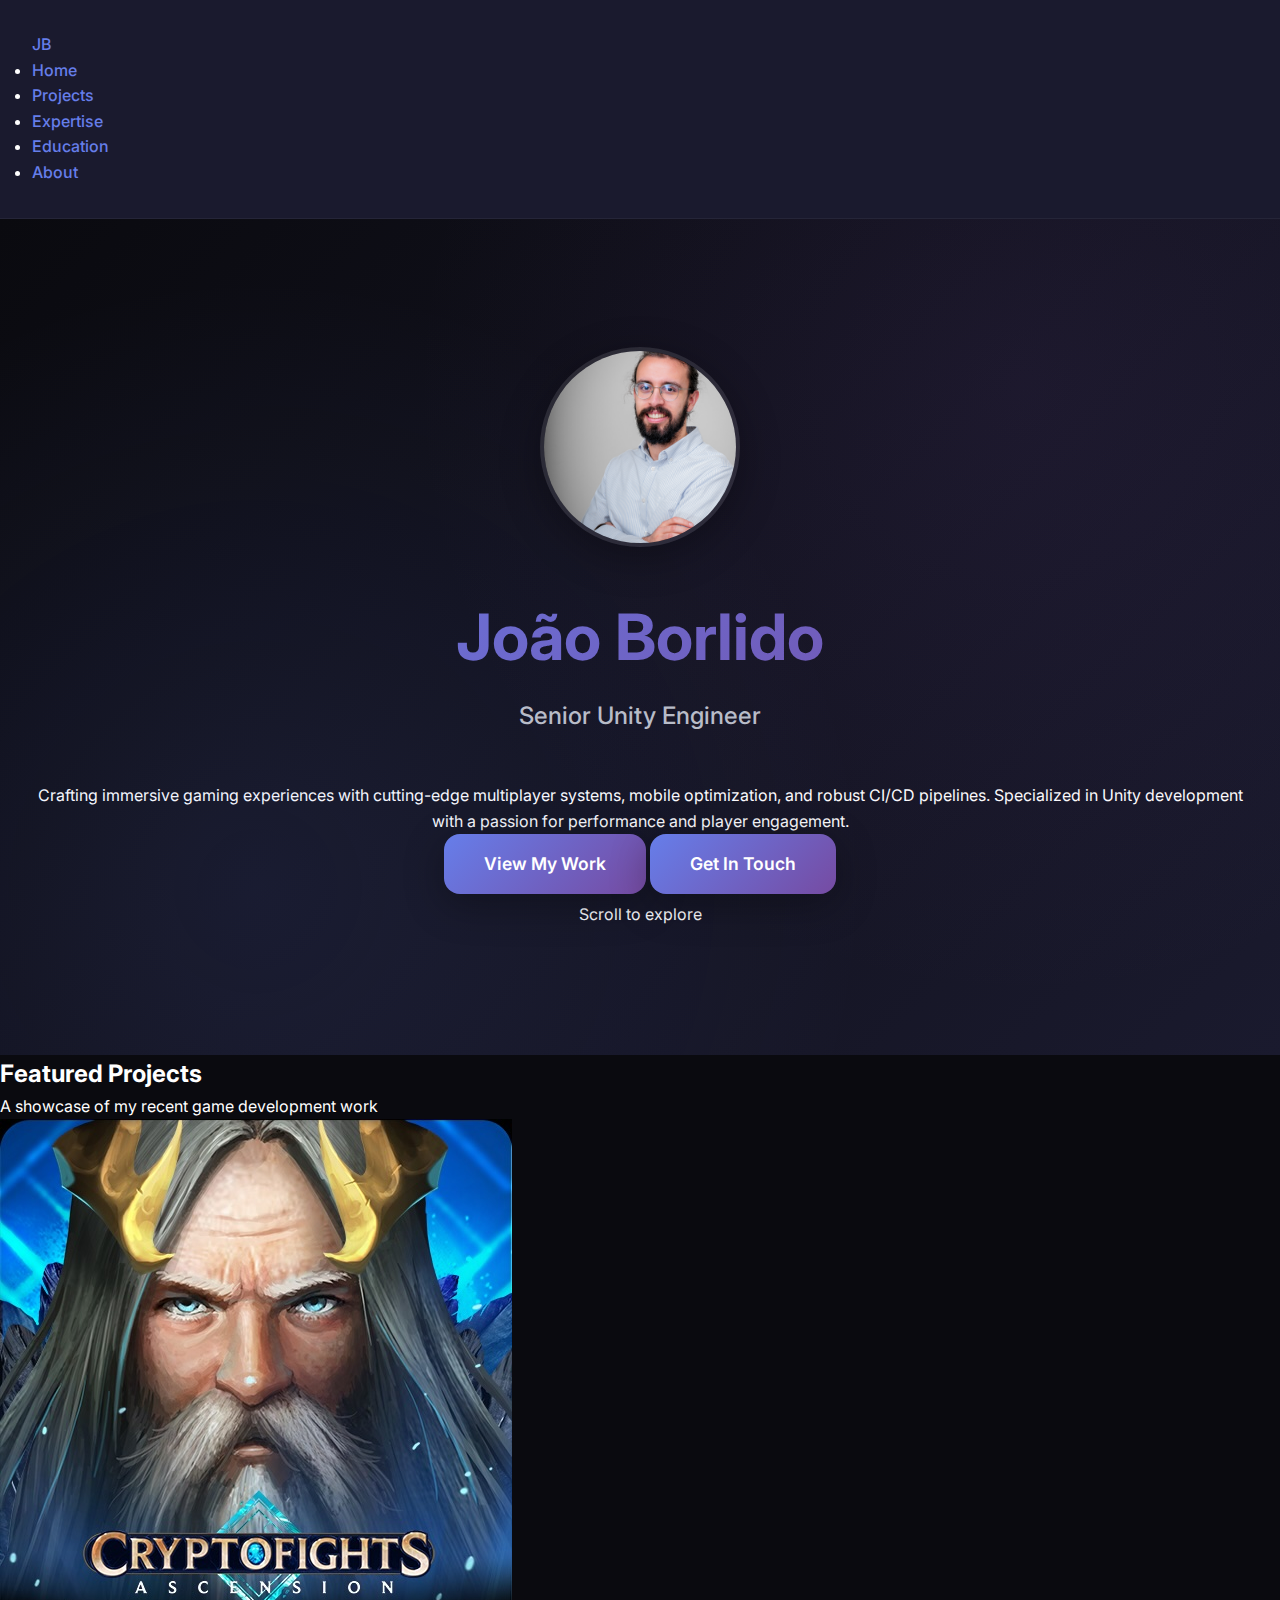
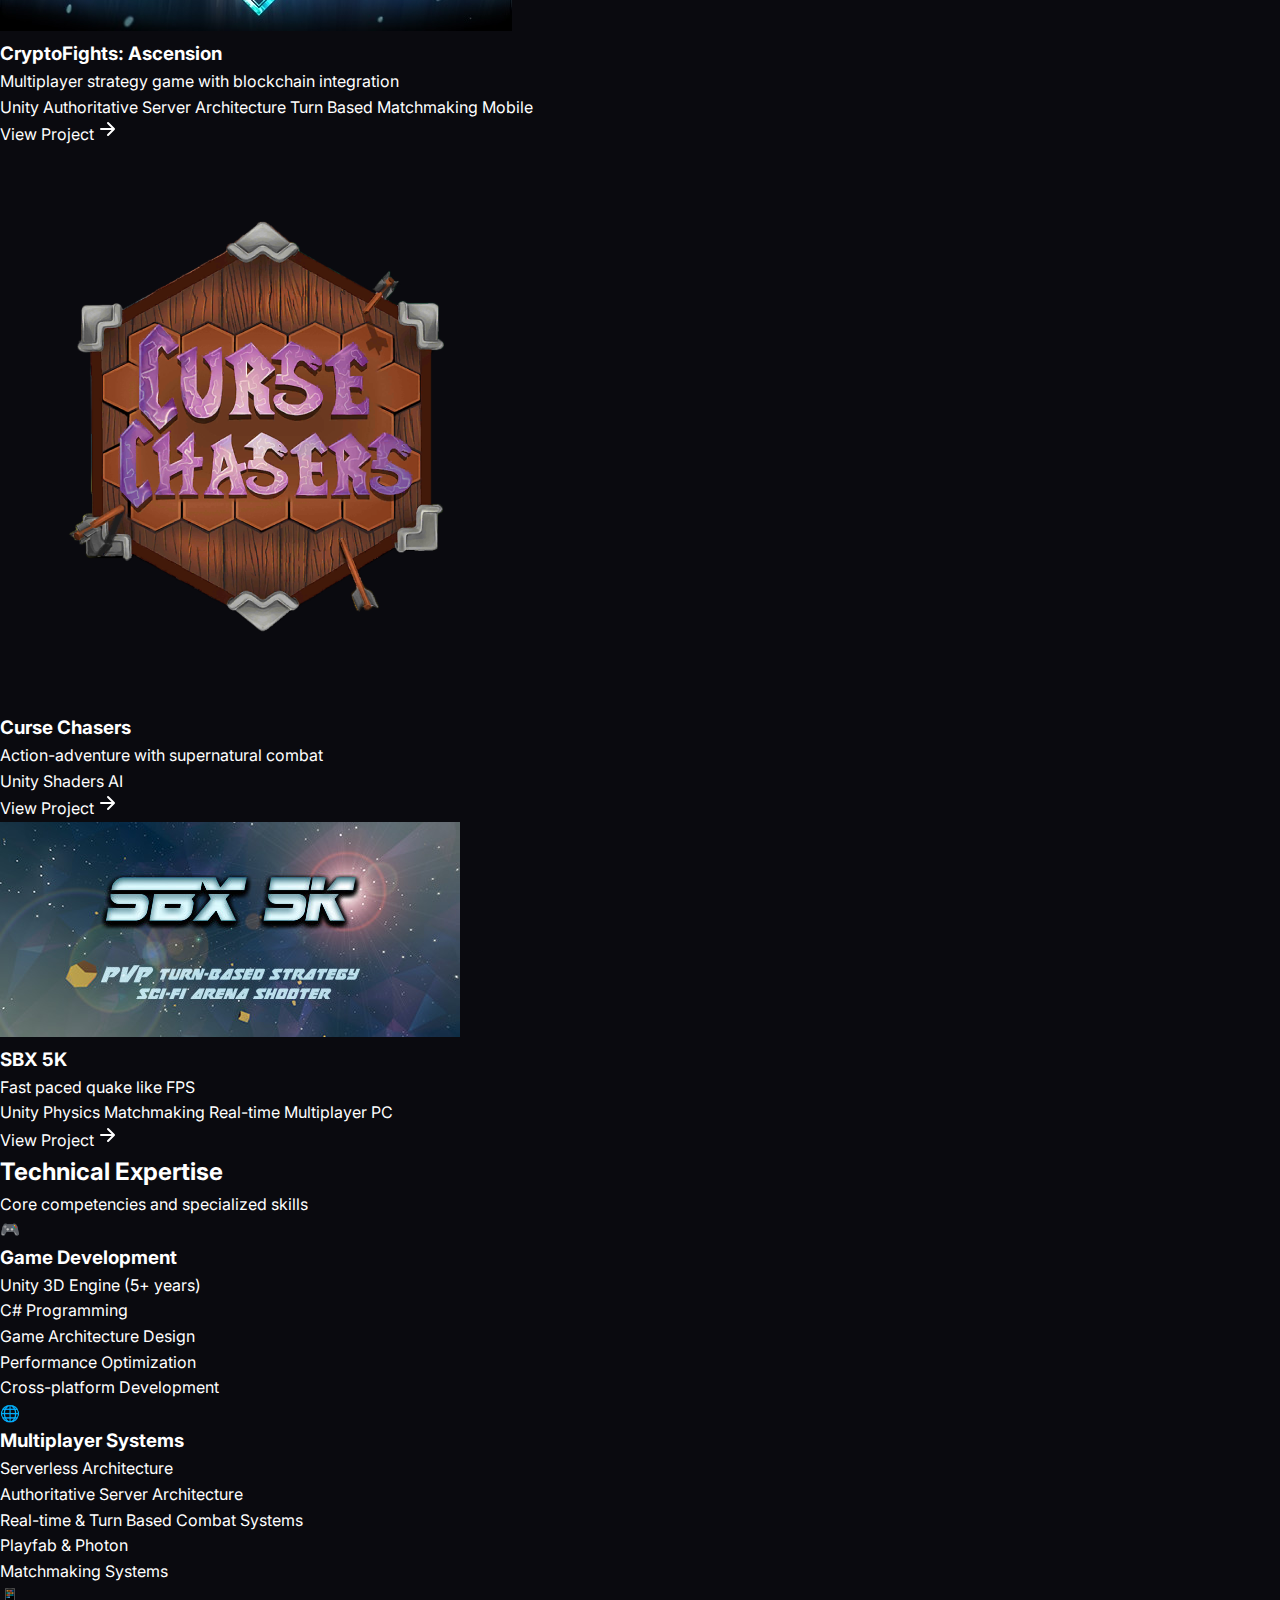
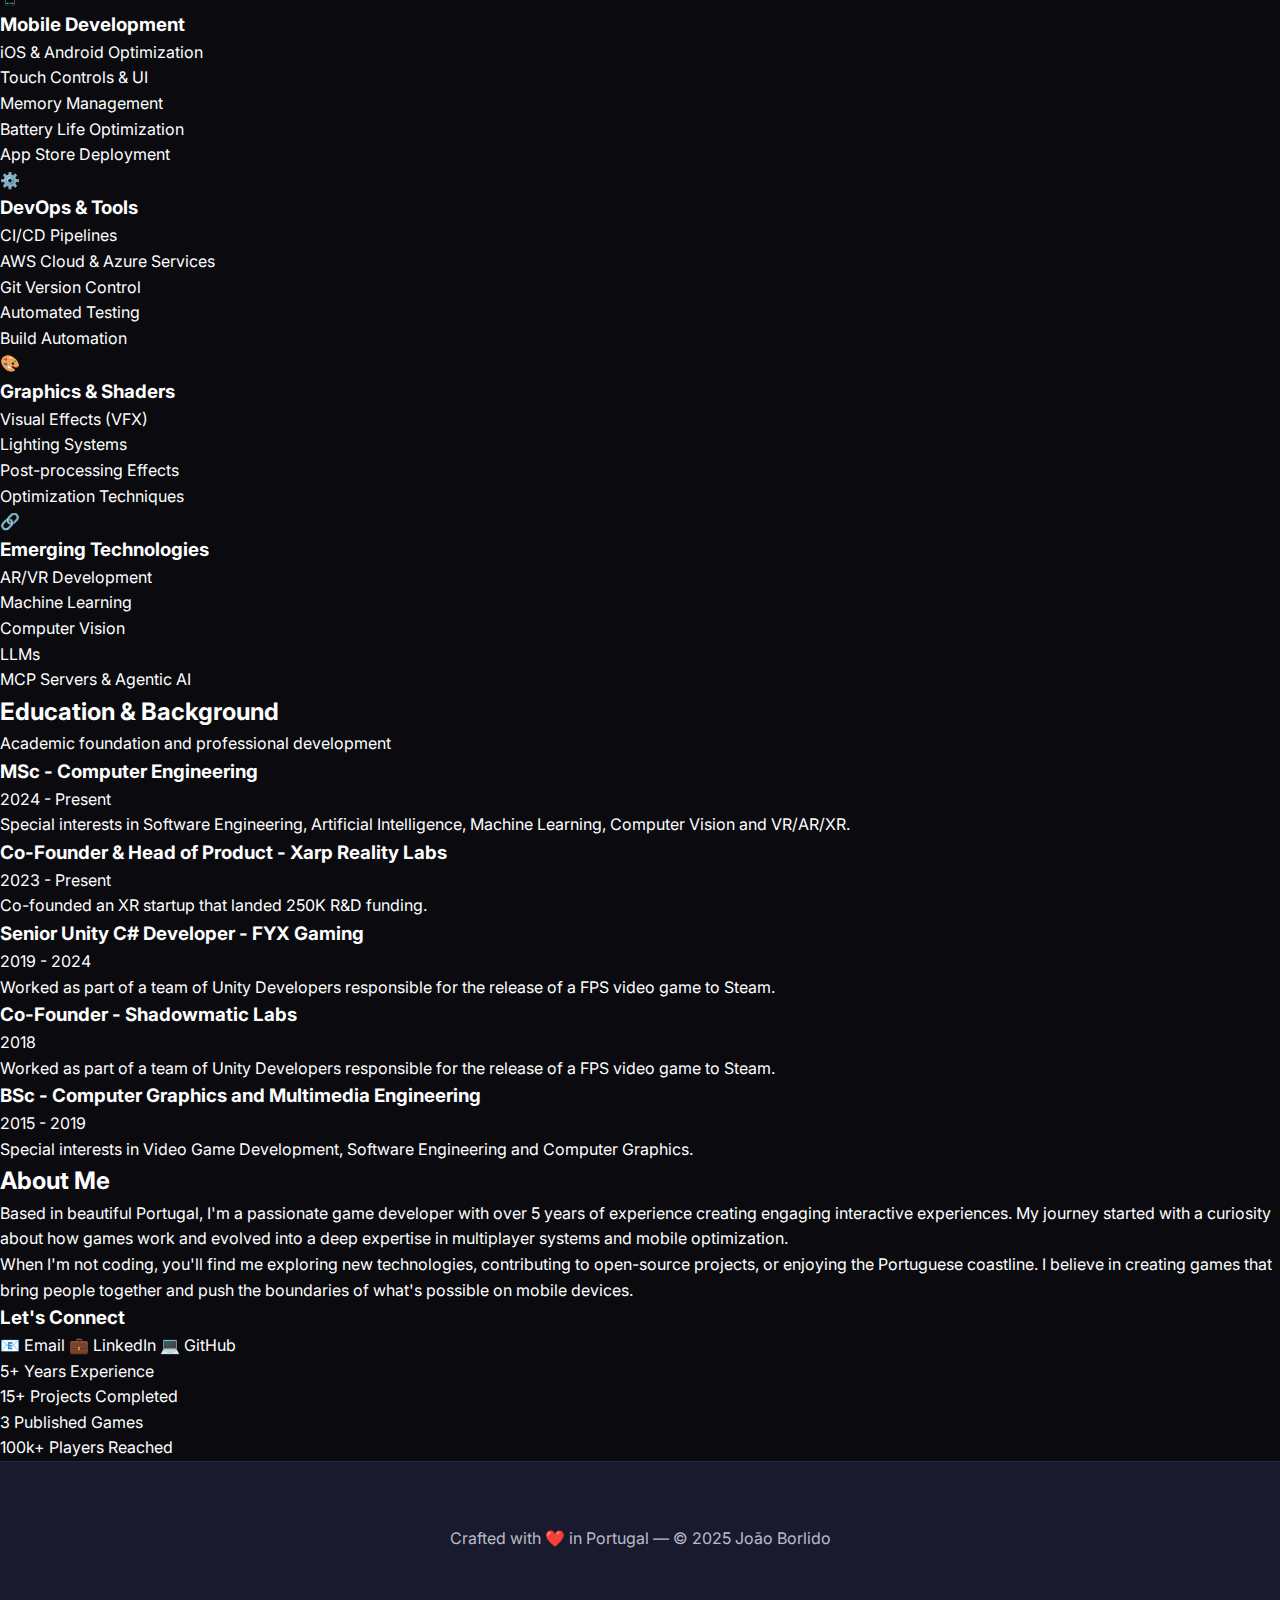
<file: index.html>
<!DOCTYPE html>
<html lang="en">
<head>
  <meta charset="UTF-8" />
  <meta name="viewport" content="width=device-width,initial-scale=1" />
  <title>João Borlido – Senior Unity Game Engineer</title>
  <meta name="description" content="Senior Unity Game Engineer specializing in multiplayer systems, mobile development, and CI/CD pipelines. View my portfolio of games and projects.">
  <link rel="preconnect" href="https://fonts.googleapis.com">
  <link rel="preconnect" href="https://fonts.gstatic.com" crossorigin>
  <link href="https://fonts.googleapis.com/css2?family=Inter:wght@400;500;600;700&display=swap" rel="stylesheet">
  <link rel="stylesheet" href="assets/css/main.css" />
  <script src="assets/js/navigation.js"></script>
</head>
<body>
  <!-- Navigation will be inserted by navigation.js -->

  <!-- Hero Section -->
  <section id="home" class="hero section-fullscreen">
    <div class="hero-content">
      <img src="assets/images/headshot.jpg" alt="João Borlido" class="hero__photo">
      <h1 class="hero__name">João Borlido</h1>
      <p class="hero__title">Senior Unity Engineer</p>
      <p class="hero__description">
        Crafting immersive gaming experiences with cutting-edge multiplayer systems, 
        mobile optimization, and robust CI/CD pipelines. Specialized in Unity development 
        with a passion for performance and player engagement.
      </p>
      <div class="hero__actions">
        <a href="#projects" class="btn btn-primary">View My Work</a>
        <a href="#about" class="btn btn-secondary">Get In Touch</a>
      </div>
    </div>
    <div class="scroll-indicator">
      <span>Scroll to explore</span>
      <div class="scroll-arrow"></div>
    </div>
  </section>

  <!-- Projects Section -->
  <section id="projects" class="projects section-fullscreen">
    <div class="section-header">
      <h2 class="section-title">Featured Projects</h2>
      <p class="section-subtitle">A showcase of my recent game development work</p>
    </div>
    
    <div class="projects-grid">
      <article class="project-card featured">
        <div class="project-image">
          <img src="assets/images/cryptofights.jpg" alt="CryptoFights: Ascension">
          <div class="project-overlay">
            <div class="project-info">
              <h3>CryptoFights: Ascension</h3>
              <p>Multiplayer strategy game with blockchain integration</p>
              <div class="project-tags">
                <span>Unity</span>
                <span>Authoritative Server Architecture</span>
                <span>Turn Based</span>
                <span>Matchmaking</span>
                <span>Mobile</span>
              </div>
            </div>
          </div>
        </div>
        <a href="projects/cryptofights.html" class="project-link">
          <span>View Project</span>
          <svg width="20" height="20" fill="currentColor" viewBox="0 0 20 20">
            <path d="M10.707 2.293a1 1 0 00-1.414 1.414L13.586 8H3a1 1 0 100 2h10.586l-4.293 4.293a1 1 0 101.414 1.414l6-6a1 1 0 000-1.414l-6-6z"/>
          </svg>
        </a>
      </article>

      <article class="project-card">
        <div class="project-image">
          <img src="assets/images/curse-chasers.png" alt="Curse Chasers">
          <div class="project-overlay">
            <div class="project-info">
              <h3>Curse Chasers</h3>
              <p>Action-adventure with supernatural combat</p>
              <div class="project-tags">
                <span>Unity</span>
                <span>Shaders</span>
                <span>AI</span>
              </div>
            </div>
          </div>
        </div>
        <a href="projects/curse-chasers.html" class="project-link">
          <span>View Project</span>
          <svg width="20" height="20" fill="currentColor" viewBox="0 0 20 20">
            <path d="M10.707 2.293a1 1 0 00-1.414 1.414L13.586 8H3a1 1 0 100 2h10.586l-4.293 4.293a1 1 0 101.414 1.414l6-6a1 1 0 000-1.414l-6-6z"/>
          </svg>
        </a>
      </article>

      <article class="project-card">
        <div class="project-image">
          <img src="assets/images/sbx-5k.jpg" alt="SBX 5K">
          <div class="project-overlay">
            <div class="project-info">
              <h3>SBX 5K</h3>
              <p>Fast paced quake like FPS</p>
              <div class="project-tags">
                <span>Unity</span>
                <span>Physics</span>
                <span>Matchmaking</span>
                <span>Real-time Multiplayer</span>
                <span>PC</span>
              </div>
            </div>
          </div>
        </div>
        <a href="projects/sbx-5k.html" class="project-link">
          <span>View Project</span>
          <svg width="20" height="20" fill="currentColor" viewBox="0 0 20 20">
            <path d="M10.707 2.293a1 1 0 00-1.414 1.414L13.586 8H3a1 1 0 100 2h10.586l-4.293 4.293a1 1 0 101.414 1.414l6-6a1 1 0 000-1.414l-6-6z"/>
          </svg>
        </a>
      </article>
    </div>
  </section>

  <!-- Expertise Section -->
  <section id="expertise" class="expertise section-fullscreen">
    <div class="section-header">
      <h2 class="section-title">Technical Expertise</h2>
      <p class="section-subtitle">Core competencies and specialized skills</p>
    </div>
    
    <div class="expertise-grid">
      <div class="expertise-category">
        <div class="expertise-icon">🎮</div>
        <h3>Game Development</h3>
        <ul>
          <li>Unity 3D Engine (5+ years)</li>
          <li>C# Programming</li>
          <li>Game Architecture Design</li>
          <li>Performance Optimization</li>
          <li>Cross-platform Development</li>
        </ul>
      </div>

      <div class="expertise-category">
        <div class="expertise-icon">🌐</div>
        <h3>Multiplayer Systems</h3>
        <ul>
          <li>Serverless Architecture</li>
          <li>Authoritative Server Architecture</li>
          <li>Real-time & Turn Based Combat Systems</li>
          <li>Playfab & Photon</li>
          <li>Matchmaking Systems</li>
        </ul>
      </div>

      <div class="expertise-category">
        <div class="expertise-icon">📱</div>
        <h3>Mobile Development</h3>
        <ul>
          <li>iOS & Android Optimization</li>
          <li>Touch Controls & UI</li>
          <li>Memory Management</li>
          <li>Battery Life Optimization</li>
          <li>App Store Deployment</li>
        </ul>
      </div>

      <div class="expertise-category">
        <div class="expertise-icon">⚙️</div>
        <h3>DevOps & Tools</h3>
        <ul>
          <li>CI/CD Pipelines</li>
          <li>AWS Cloud & Azure Services</li>
          <li>Git Version Control</li>
          <li>Automated Testing</li>
          <li>Build Automation</li>
        </ul>
      </div>

      <div class="expertise-category">
        <div class="expertise-icon">🎨</div>
        <h3>Graphics & Shaders</h3>
        <ul>
          <li>Visual Effects (VFX)</li>
          <li>Lighting Systems</li>
          <li>Post-processing Effects</li>
          <li>Optimization Techniques</li>
        </ul>
      </div>

      <div class="expertise-category">
        <div class="expertise-icon">🔗</div>
        <h3>Emerging Technologies</h3>
        <ul>
          <li>AR/VR Development</li>
          <li>Machine Learning</li>
          <li>Computer Vision</li>
          <li>LLMs</li>
          <li>MCP Servers & Agentic AI</li>
        </ul>
      </div>
    </div>
  </section>

  <!-- Education Section -->
  <section id="education" class="education section-fullscreen">
    <div class="section-header">
      <h2 class="section-title">Education & Background</h2>
      <p class="section-subtitle">Academic foundation and professional development</p>
    </div>
    
    <div class="education-timeline">
    <div class="timeline-item">
        <div class="timeline-marker"></div>
        <div class="timeline-content">
          <h3>MSc - Computer Engineering</h3>
          <p class="timeline-period">2024 - Present</p>
          <p>Special interests in Software Engineering, Artificial Intelligence, Machine Learning, Computer Vision and VR/AR/XR.</p>
        </div>
      </div>

      <div class="timeline-item">
        <div class="timeline-marker"></div>
        <div class="timeline-content">
          <h3>Co-Founder & Head of Product - Xarp Reality Labs</h3>
          <p class="timeline-period">2023 - Present</p>
          <p>Co-founded an XR startup that landed 250K R&D funding.</p>
        </div>
      </div>

      <div class="timeline-item">
        <div class="timeline-marker"></div>
        <div class="timeline-content">
          <h3>Senior Unity C# Developer - FYX Gaming</h3>
          <p class="timeline-period">2019 - 2024</p>
          <p>Worked as part of a team of Unity Developers responsible for the release of a FPS video game to Steam.</p>
        </div>
      </div>

      <div class="timeline-item">
        <div class="timeline-marker"></div>
        <div class="timeline-content">
          <h3>Co-Founder - Shadowmatic Labs</h3>
          <p class="timeline-period">2018</p>
          <p>Worked as part of a team of Unity Developers responsible for the release of a FPS video game to Steam.</p>
        </div>
      </div>

      <div class="timeline-item">
        <div class="timeline-marker"></div>
        <div class="timeline-content">
          <h3>BSc - Computer Graphics and Multimedia Engineering</h3>
          <p class="timeline-period">2015 - 2019</p>
          <p>Special interests in Video Game Development, Software Engineering and Computer Graphics.</p>
        </div>
      </div>


    </div>
  </section>

  <!-- About Section -->
  <section id="about" class="about section-fullscreen">
    <div class="about-content">
      <div class="about-text">
        <h2 class="section-title">About Me</h2>
        <p class="about-description">
          Based in beautiful Portugal, I'm a passionate game developer with over 5 years of experience 
          creating engaging interactive experiences. My journey started with a curiosity about how games work 
          and evolved into a deep expertise in multiplayer systems and mobile optimization.
        </p>
        <p class="about-description">
          When I'm not coding, you'll find me exploring new technologies, contributing to open-source projects, 
          or enjoying the Portuguese coastline. I believe in creating games that bring people together and 
          push the boundaries of what's possible on mobile devices.
        </p>
        
        <div class="contact-info">
          <h3>Let's Connect</h3>
          <div class="contact-methods">
            <a href="mailto:contact@jborlido.pt" class="contact-link">
              <span class="contact-icon">📧</span>
              <span>Email</span>
            </a>
            <a href="https://linkedin.com/in/joao-borlido" class="contact-link">
              <span class="contact-icon">💼</span>
              <span>LinkedIn</span>
            </a>
            <a href="https://github.com/jborlido" class="contact-link">
              <span class="contact-icon">💻</span>
              <span>GitHub</span>
            </a>
          </div>
        </div>
      </div>
      
      <div class="about-visual">
        <div class="about-stats">
          <div class="stat">
            <span class="stat-number">5+</span>
            <span class="stat-label">Years Experience</span>
          </div>
          <div class="stat">
            <span class="stat-number">15+</span>
            <span class="stat-label">Projects Completed</span>
          </div>
          <div class="stat">
            <span class="stat-number">3</span>
            <span class="stat-label">Published Games</span>
          </div>
          <div class="stat">
            <span class="stat-number">100k+</span>
            <span class="stat-label">Players Reached</span>
          </div>
        </div>
      </div>
    </div>
  </section>

  <!-- Footer -->
  <footer class="footer">
    <p>Crafted with ❤️ in Portugal — © 2025 João Borlido</p>
  </footer>
  
  <script>
    // Main page specific functionality
    document.addEventListener('DOMContentLoaded', function() {
      // Intersection Observer for animations
      const observerOptions = {
        threshold: 0.1,
        rootMargin: '0px 0px -50px 0px'
      };

      const observer = new IntersectionObserver((entries) => {
        entries.forEach(entry => {
          if (entry.isIntersecting) {
            entry.target.classList.add('animate-in');
          }
        });
      }, observerOptions);

      // Observe all animated elements
      document.querySelectorAll('.project-card, .expertise-category, .timeline-item, .stat').forEach(el => {
        observer.observe(el);
      });
    });
  </script>
</body>
</html>
</file>
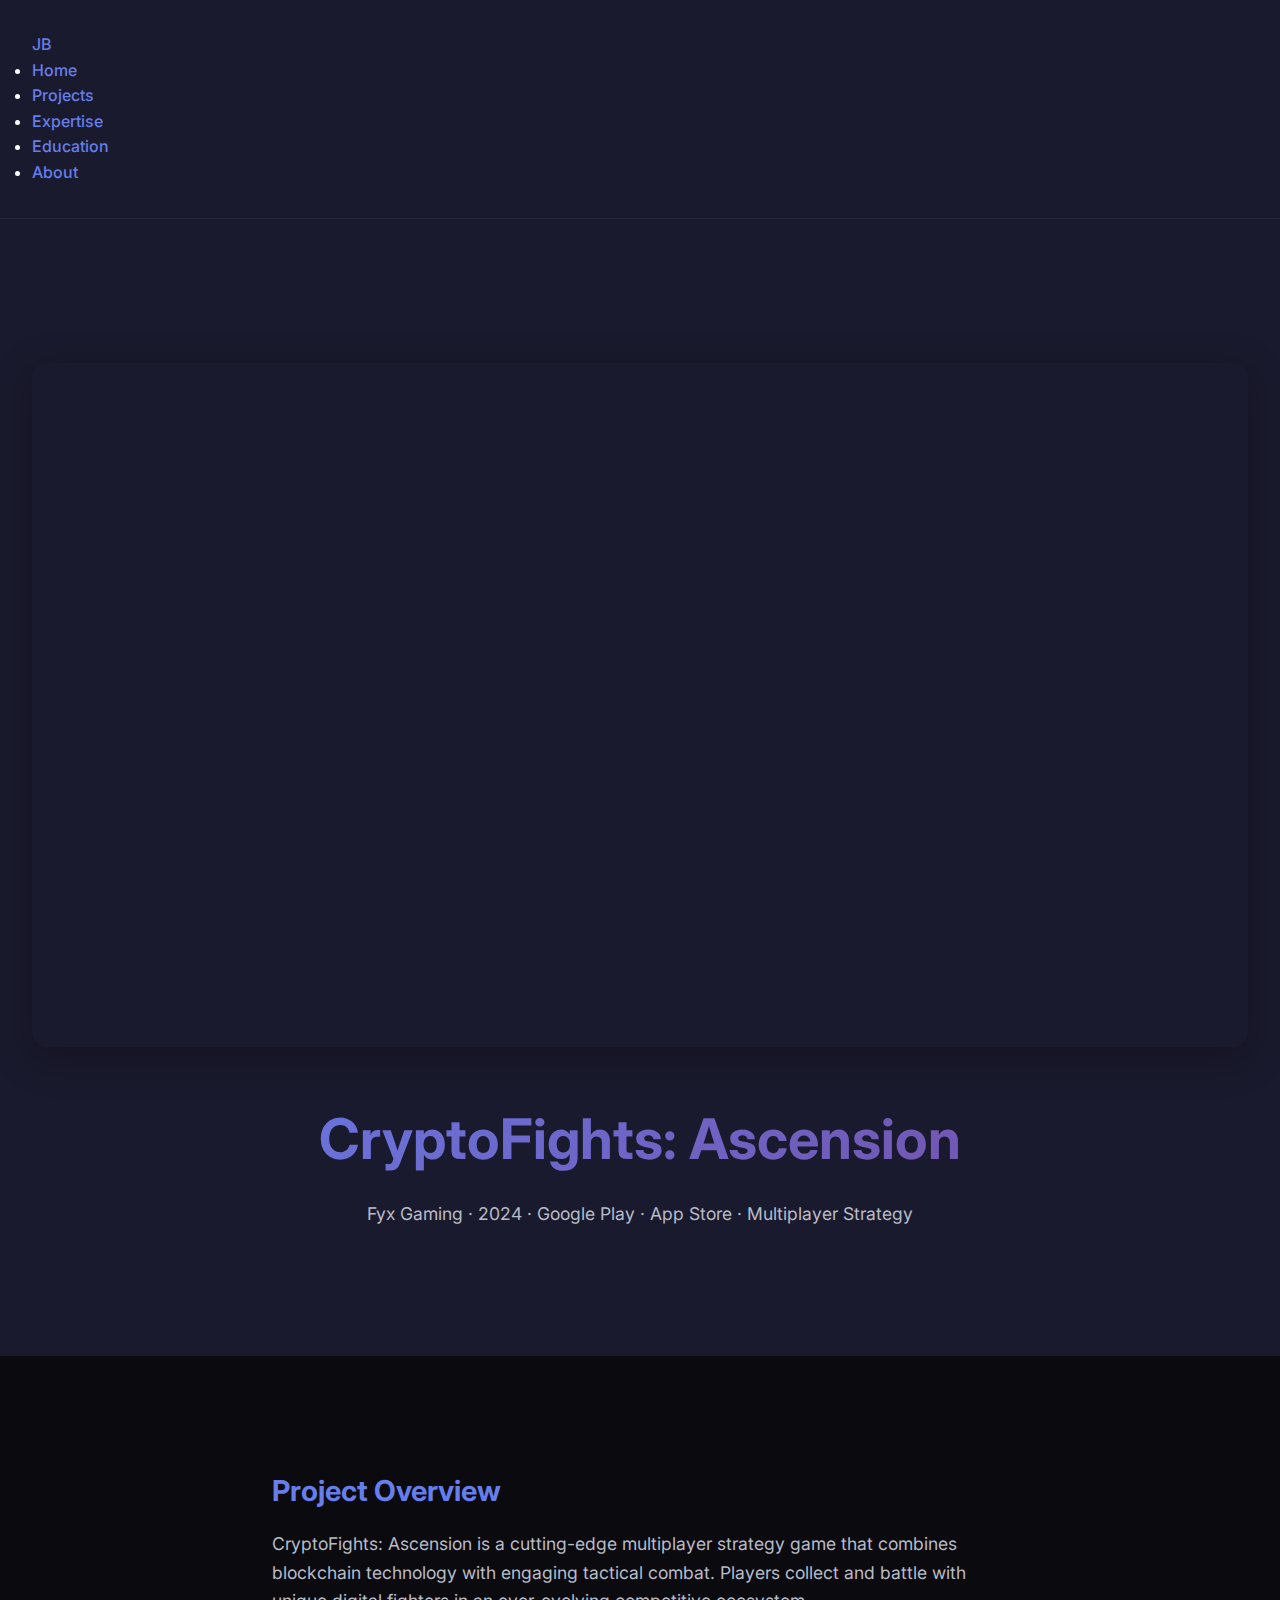
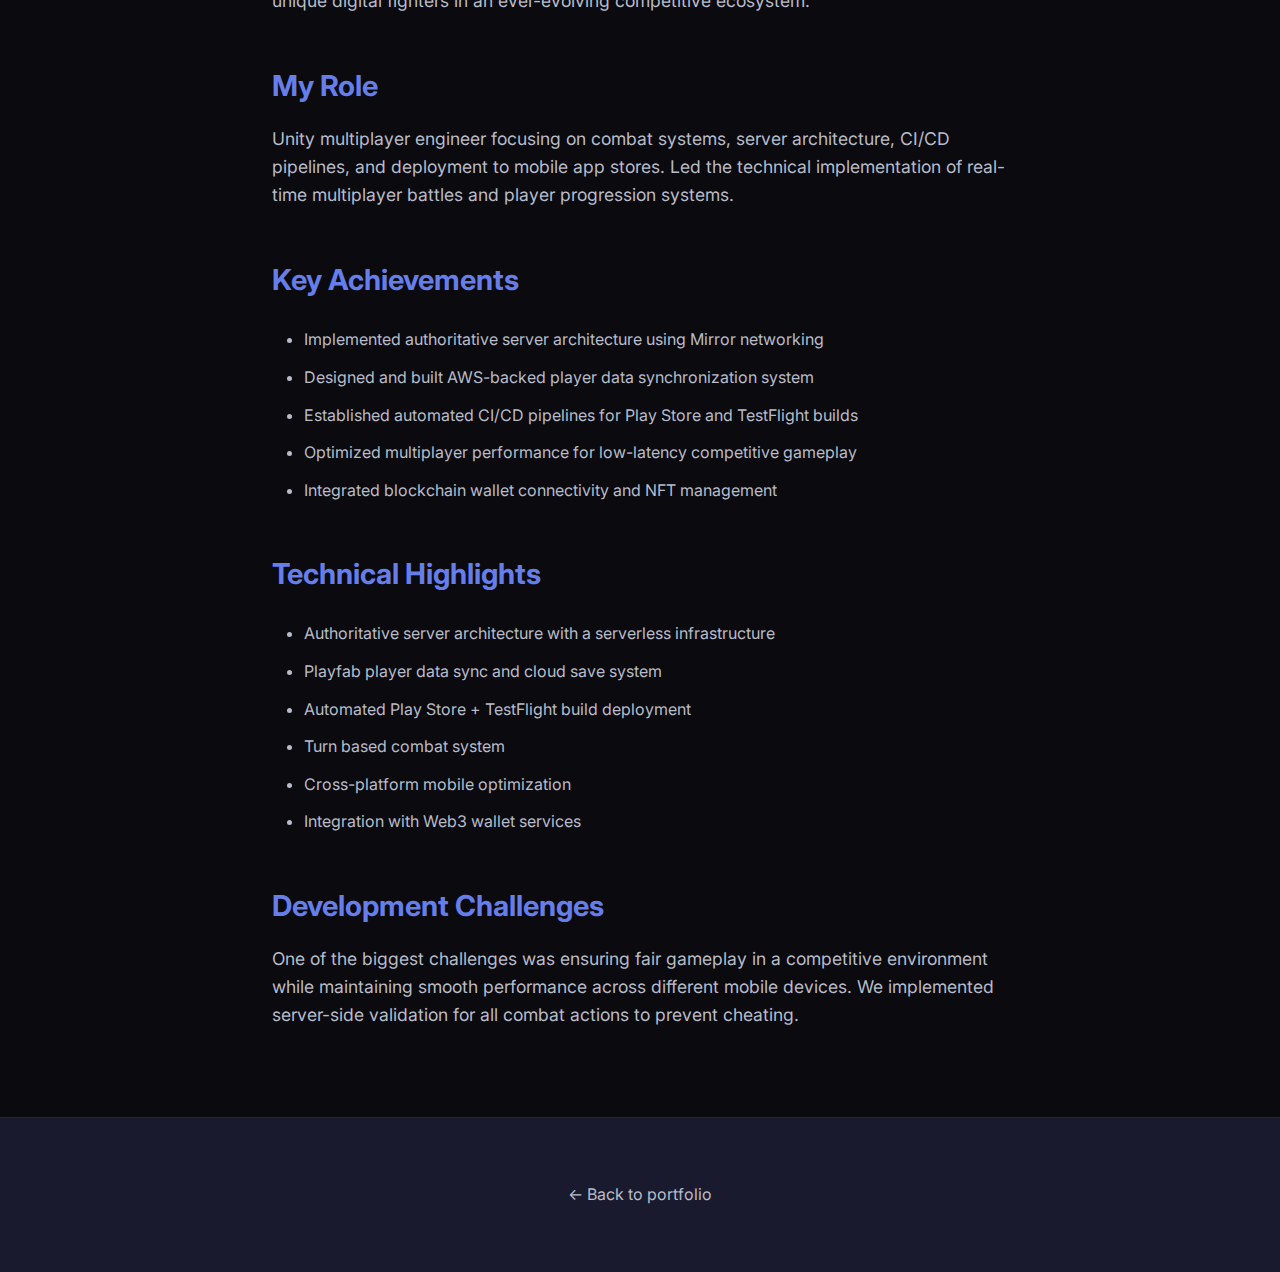
<file: projects/cryptofights.html>
<!DOCTYPE html>
<html lang="en">
<head>
  <meta charset="UTF-8">
  <meta name="viewport" content="width=device-width,initial-scale=1">
  <title>CryptoFights: Ascension – João Borlido</title>
  <link rel="preconnect" href="https://fonts.googleapis.com">
  <link rel="preconnect" href="https://fonts.gstatic.com" crossorigin>
  <link href="https://fonts.googleapis.com/css2?family=Inter:wght@400;500;600;700&display=swap" rel="stylesheet">
  <link rel="stylesheet" href="../assets/css/main.css">
</head>
<body>
  <!-- Navigation -->
  <nav class="navbar">
    <div class="nav-container">
      <a href="../index.html" class="nav-logo">JB</a>
      <ul class="nav-menu">
        <li><a href="../index.html#home" class="nav-link">Home</a></li>
        <li><a href="../index.html#projects" class="nav-link">Projects</a></li>
        <li><a href="../index.html#expertise" class="nav-link">Expertise</a></li>
        <li><a href="../index.html#education" class="nav-link">Education</a></li>
        <li><a href="../index.html#about" class="nav-link">About</a></li>
      </ul>
      <div class="hamburger">
        <span></span>
        <span></span>
        <span></span>
      </div>
    </div>
  </nav>

  <header class="project-hero">
    <div class="video-container">
      <iframe src="https://www.youtube.com/embed/6mr2bktw9Kk?si=BiC0CQ-AE_IQL7b9" allowfullscreen></iframe>
    </div>
    <h1>CryptoFights: Ascension</h1>
    <p class="project-meta">Fyx Gaming · 2024 · Google Play · App Store · Multiplayer Strategy</p>
  </header>

  <main class="project-body">
    <h2>Project Overview</h2>
    <p>CryptoFights: Ascension is a cutting-edge multiplayer strategy game that combines blockchain technology with engaging tactical combat. Players collect and battle with unique digital fighters in an ever-evolving competitive ecosystem.</p>

    <h2>My Role</h2>
    <p>Unity multiplayer engineer focusing on combat systems, server architecture, CI/CD pipelines, and deployment to mobile app stores. Led the technical implementation of real-time multiplayer battles and player progression systems.</p>

    <h2>Key Achievements</h2>
    <ul>
      <li>Implemented authoritative server architecture using Mirror networking</li>
      <li>Designed and built AWS-backed player data synchronization system</li>
      <li>Established automated CI/CD pipelines for Play Store and TestFlight builds</li>
      <li>Optimized multiplayer performance for low-latency competitive gameplay</li>
      <li>Integrated blockchain wallet connectivity and NFT management</li>
    </ul>

    <h2>Technical Highlights</h2>
    <ul>
      <li>Authoritative server architecture with a serverless infrastructure</li>
      <li>Playfab player data sync and cloud save system</li>
      <li>Automated Play Store + TestFlight build deployment</li>
      <li>Turn based combat system</li>
      <li>Cross-platform mobile optimization</li>
      <li>Integration with Web3 wallet services</li>
    </ul>

    <h2>Development Challenges</h2>
    <p>One of the biggest challenges was ensuring fair gameplay in a competitive environment while maintaining smooth performance across different mobile devices. We implemented server-side validation for all combat actions to prevent cheating.</p>
  </main>

  <footer>
    <a href="../index.html">← Back to portfolio</a>
  </footer>

  <script>
    // Mobile navigation toggle
    document.addEventListener('DOMContentLoaded', function() {
      const hamburger = document.querySelector('.hamburger');
      const navMenu = document.querySelector('.nav-menu');
      
      if (hamburger && navMenu) {
        hamburger.addEventListener('click', () => {
          hamburger.classList.toggle('active');
          navMenu.classList.toggle('active');
        });

        // Close menu when clicking on a link
        document.querySelectorAll('.nav-link').forEach(link => {
          link.addEventListener('click', () => {
            hamburger.classList.remove('active');
            navMenu.classList.remove('active');
          });
        });
      }
    });
  </script>
</body>
</html>
</file>
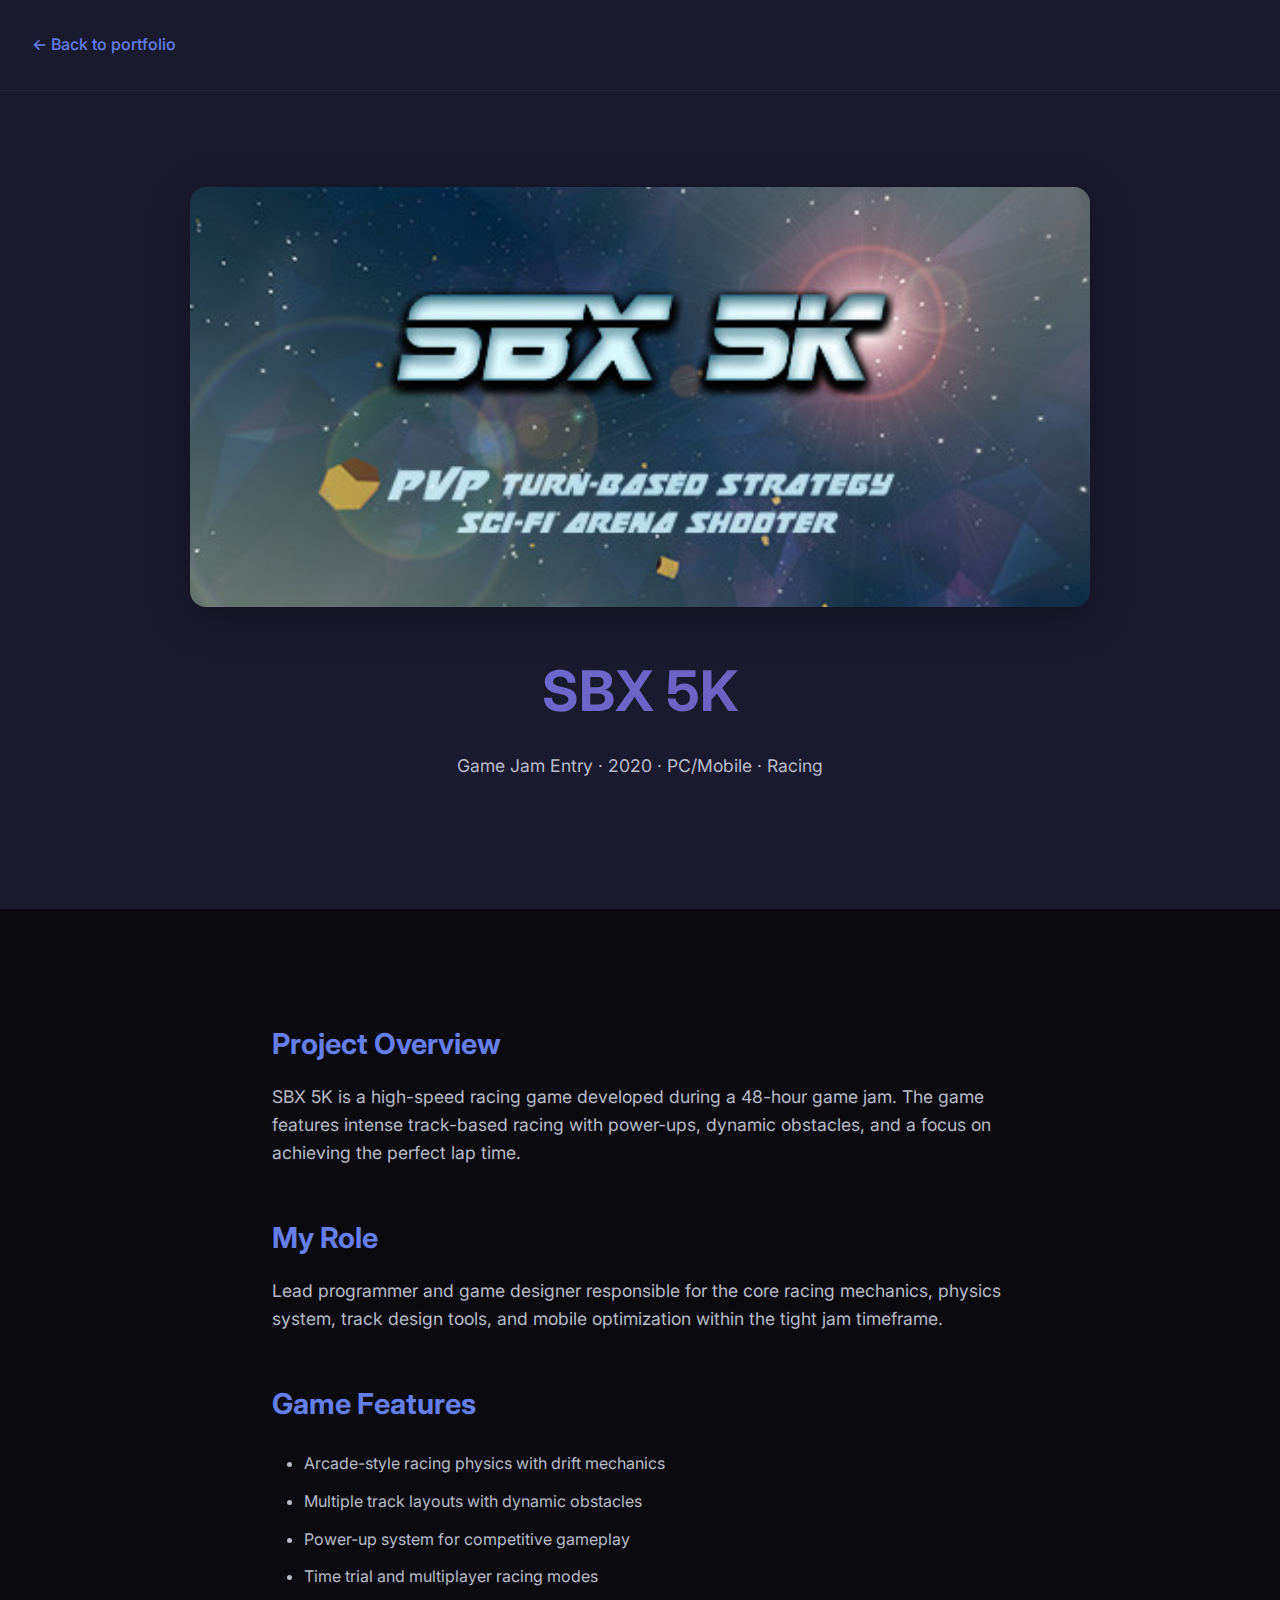
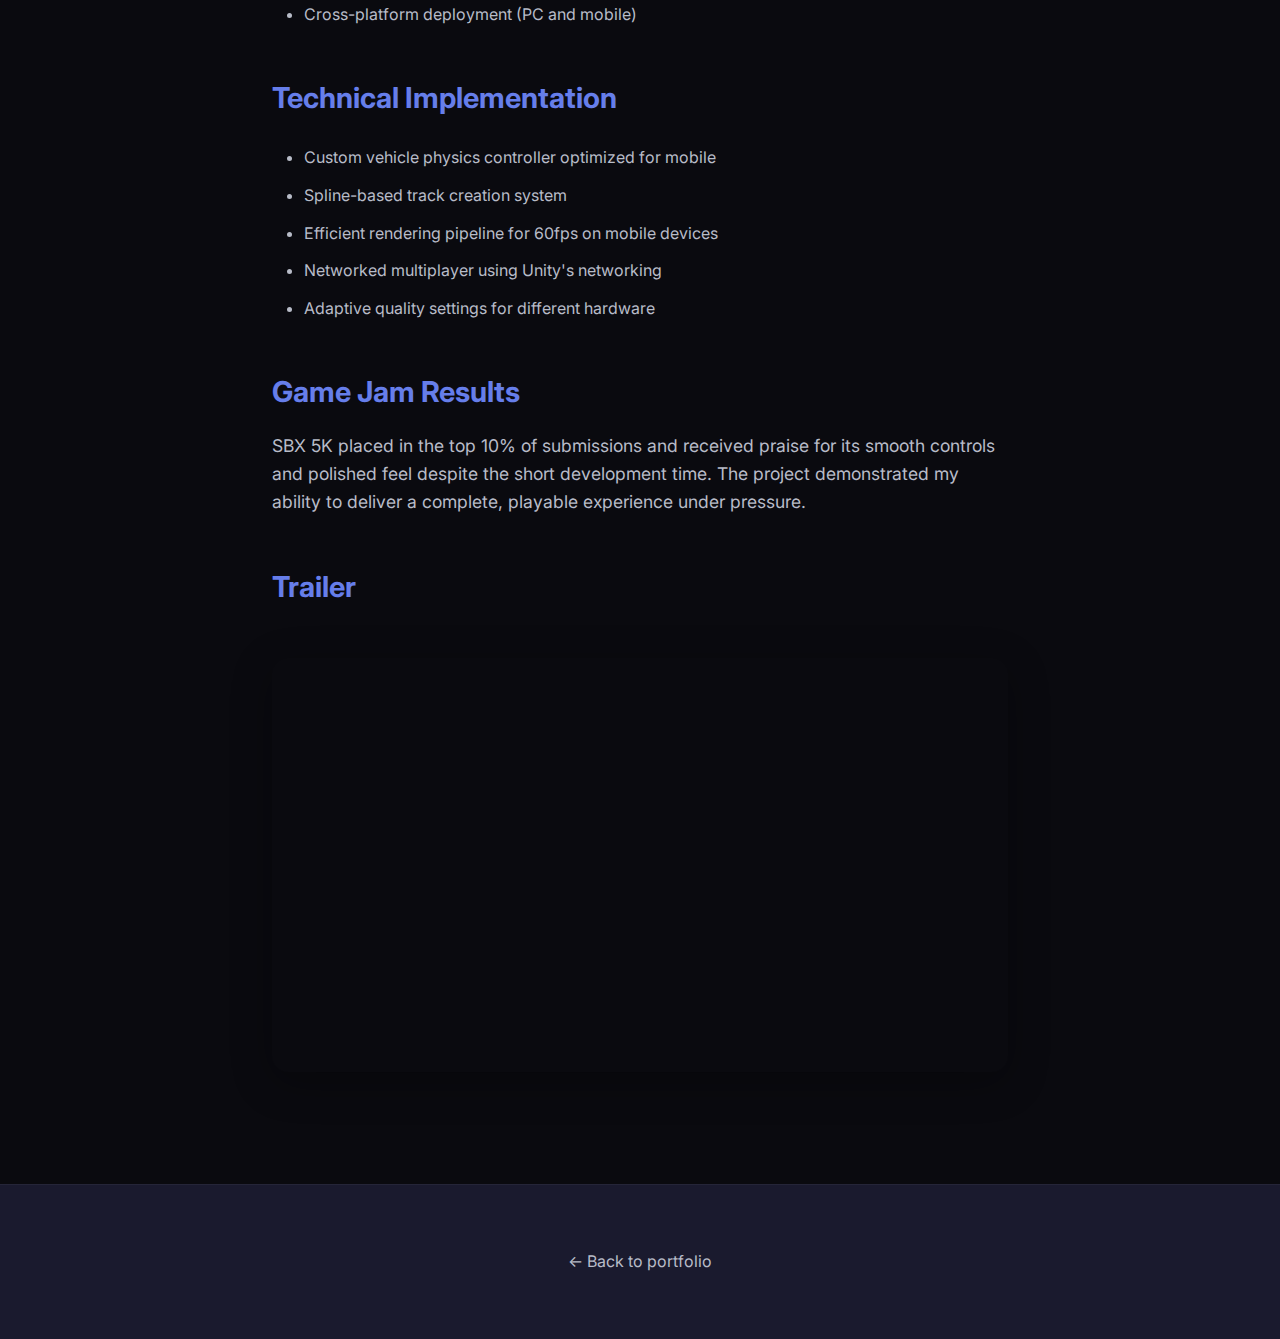
<file: projects/sbx-5k.html>
<!DOCTYPE html>
<html lang="en">
<head>
  <meta charset="UTF-8">
  <meta name="viewport" content="width=device-width,initial-scale=1">
  <title>SBX 5K – João Borlido</title>
  <link rel="preconnect" href="https://fonts.googleapis.com">
  <link rel="preconnect" href="https://fonts.gstatic.com" crossorigin>
  <link href="https://fonts.googleapis.com/css2?family=Inter:wght@400;500;600;700&display=swap" rel="stylesheet">
  <link rel="stylesheet" href="../assets/css/main.css">
</head>
<body>
  <nav><a href="../index.html">← Back to portfolio</a></nav>

  <header class="project-hero">
    <img src="../assets/images/sbx-5k.jpg" alt="SBX 5K racing gameplay">
    <h1>SBX 5K</h1>
    <p class="project-meta">Game Jam Entry · 2020 · PC/Mobile · Racing</p>
  </header>

  <main class="project-body">
    <h2>Project Overview</h2>
    <p>SBX 5K is a high-speed racing game developed during a 48-hour game jam. The game features intense track-based racing with power-ups, dynamic obstacles, and a focus on achieving the perfect lap time.</p>

    <h2>My Role</h2>
    <p>Lead programmer and game designer responsible for the core racing mechanics, physics system, track design tools, and mobile optimization within the tight jam timeframe.</p>

    <h2>Game Features</h2>
    <ul>
      <li>Arcade-style racing physics with drift mechanics</li>
      <li>Multiple track layouts with dynamic obstacles</li>
      <li>Power-up system for competitive gameplay</li>
      <li>Time trial and multiplayer racing modes</li>
      <li>Cross-platform deployment (PC and mobile)</li>
    </ul>

    <h2>Technical Implementation</h2>
    <ul>
      <li>Custom vehicle physics controller optimized for mobile</li>
      <li>Spline-based track creation system</li>
      <li>Efficient rendering pipeline for 60fps on mobile devices</li>
      <li>Networked multiplayer using Unity's networking</li>
      <li>Adaptive quality settings for different hardware</li>
    </ul>

    <h2>Game Jam Results</h2>
    <p>SBX 5K placed in the top 10% of submissions and received praise for its smooth controls and polished feel despite the short development time. The project demonstrated my ability to deliver a complete, playable experience under pressure.</p>

    <h2>Trailer</h2>
    <div class="video-container">
      <iframe src="https://www.youtube.com/embed/dQw4w9WgXcQ" allowfullscreen></iframe>
    </div>
  </main>

  <footer>
    <a href="../index.html">← Back to portfolio</a>
  </footer>
</body>
</html>
</file>
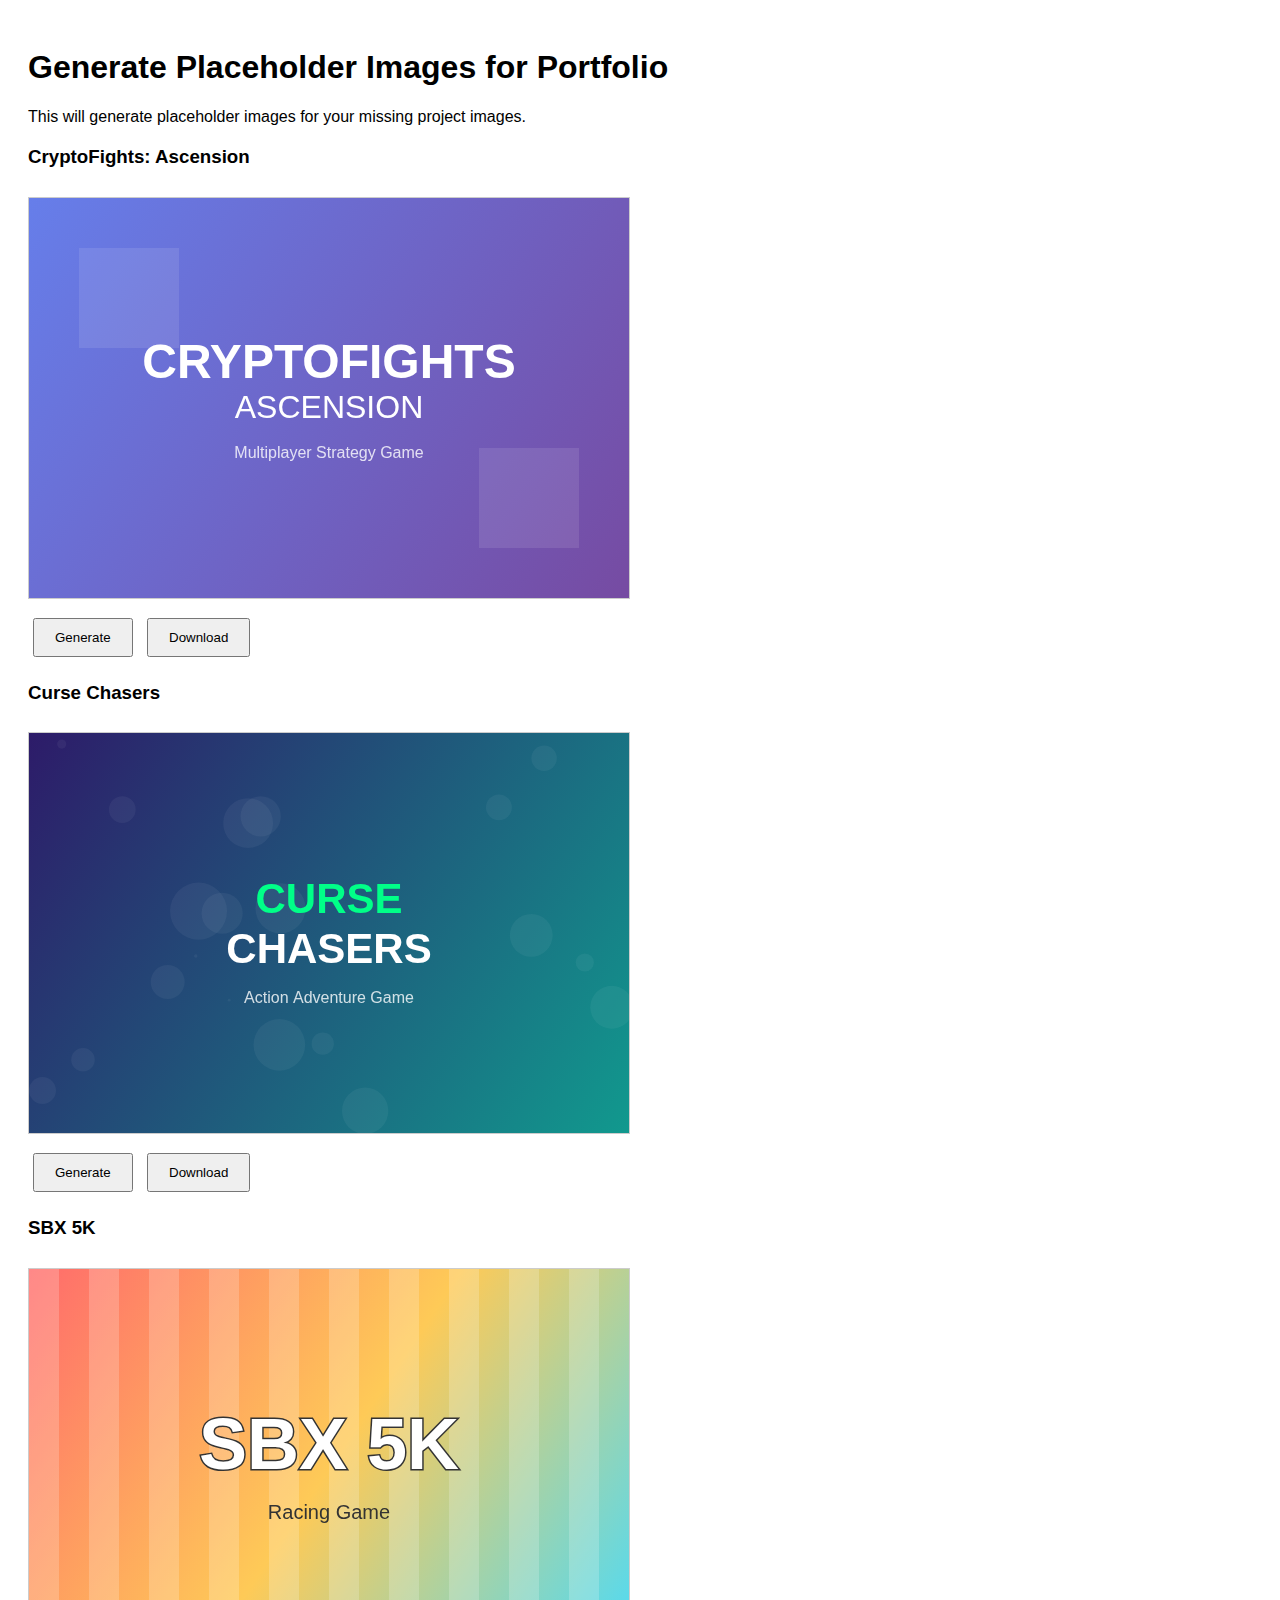
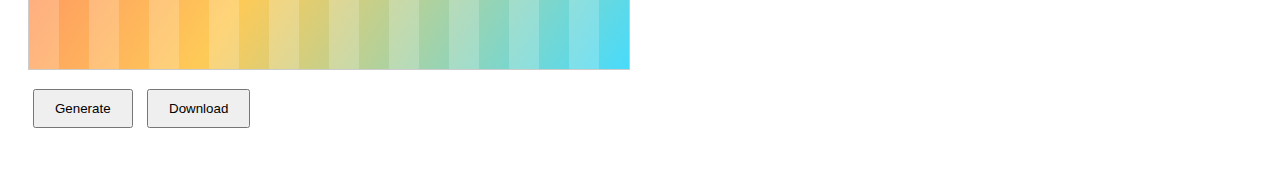
<file: assets/images/placeholder-generator.html>
<!DOCTYPE html>
<html>
<head>
    <title>Project Image Placeholder Generator</title>
    <style>
        body { font-family: Arial, sans-serif; padding: 20px; }
        .generator { margin: 20px 0; }
        canvas { border: 1px solid #ccc; margin: 10px 0; }
        button { padding: 10px 20px; margin: 5px; }
    </style>
</head>
<body>
    <h1>Generate Placeholder Images for Portfolio</h1>
    <p>This will generate placeholder images for your missing project images.</p>
    
    <div class="generator">
        <h3>CryptoFights: Ascension</h3>
        <canvas id="crypto-canvas" width="600" height="400"></canvas>
        <br>
        <button onclick="generateCrypto()">Generate</button>
        <button onclick="downloadImage('crypto-canvas', 'crypto-fights.jpg')">Download</button>
    </div>
    
    <div class="generator">
        <h3>Curse Chasers</h3>
        <canvas id="curse-canvas" width="600" height="400"></canvas>
        <br>
        <button onclick="generateCurse()">Generate</button>
        <button onclick="downloadImage('curse-canvas', 'curse-chasers.jpg')">Download</button>
    </div>
    
    <div class="generator">
        <h3>SBX 5K</h3>
        <canvas id="sbx-canvas" width="600" height="400"></canvas>
        <br>
        <button onclick="generateSBX()">Generate</button>
        <button onclick="downloadImage('sbx-canvas', 'sbx-5k.jpg')">Download</button>
    </div>

    <script>
        function generateCrypto() {
            const canvas = document.getElementById('crypto-canvas');
            const ctx = canvas.getContext('2d');
            
            // Background gradient
            const gradient = ctx.createLinearGradient(0, 0, 600, 400);
            gradient.addColorStop(0, '#667eea');
            gradient.addColorStop(1, '#764ba2');
            ctx.fillStyle = gradient;
            ctx.fillRect(0, 0, 600, 400);
            
            // Add some geometric shapes
            ctx.fillStyle = 'rgba(255, 255, 255, 0.1)';
            ctx.fillRect(50, 50, 100, 100);
            ctx.fillRect(450, 250, 100, 100);
            
            // Title
            ctx.fillStyle = 'white';
            ctx.font = 'bold 48px Arial';
            ctx.textAlign = 'center';
            ctx.fillText('CRYPTOFIGHTS', 300, 180);
            ctx.font = '32px Arial';
            ctx.fillText('ASCENSION', 300, 220);
            
            // Subtitle
            ctx.font = '16px Arial';
            ctx.fillStyle = 'rgba(255, 255, 255, 0.8)';
            ctx.fillText('Multiplayer Strategy Game', 300, 260);
        }
        
        function generateCurse() {
            const canvas = document.getElementById('curse-canvas');
            const ctx = canvas.getContext('2d');
            
            // Dark background with purple accent
            const gradient = ctx.createLinearGradient(0, 0, 600, 400);
            gradient.addColorStop(0, '#2d1b69');
            gradient.addColorStop(1, '#11998e');
            ctx.fillStyle = gradient;
            ctx.fillRect(0, 0, 600, 400);
            
            // Add mysterious shapes
            ctx.fillStyle = 'rgba(255, 255, 255, 0.05)';
            for(let i = 0; i < 20; i++) {
                ctx.beginPath();
                ctx.arc(Math.random() * 600, Math.random() * 400, Math.random() * 30, 0, Math.PI * 2);
                ctx.fill();
            }
            
            // Title
            ctx.fillStyle = '#00ff88';
            ctx.font = 'bold 42px Arial';
            ctx.textAlign = 'center';
            ctx.fillText('CURSE', 300, 180);
            ctx.fillStyle = 'white';
            ctx.fillText('CHASERS', 300, 230);
            
            // Subtitle
            ctx.font = '16px Arial';
            ctx.fillStyle = 'rgba(255, 255, 255, 0.8)';
            ctx.fillText('Action Adventure Game', 300, 270);
        }
        
        function generateSBX() {
            const canvas = document.getElementById('sbx-canvas');
            const ctx = canvas.getContext('2d');
            
            // Bright energetic background
            const gradient = ctx.createLinearGradient(0, 0, 600, 400);
            gradient.addColorStop(0, '#ff6b6b');
            gradient.addColorStop(0.5, '#feca57');
            gradient.addColorStop(1, '#48dbfb');
            ctx.fillStyle = gradient;
            ctx.fillRect(0, 0, 600, 400);
            
            // Racing stripes
            ctx.fillStyle = 'rgba(255, 255, 255, 0.2)';
            for(let i = 0; i < 600; i += 60) {
                ctx.fillRect(i, 0, 30, 400);
            }
            
            // Title
            ctx.fillStyle = 'white';
            ctx.font = 'bold 72px Arial';
            ctx.textAlign = 'center';
            ctx.strokeStyle = '#333';
            ctx.lineWidth = 3;
            ctx.strokeText('SBX 5K', 300, 200);
            ctx.fillText('SBX 5K', 300, 200);
            
            // Subtitle
            ctx.font = '20px Arial';
            ctx.fillStyle = '#333';
            ctx.fillText('Racing Game', 300, 250);
        }
        
        function downloadImage(canvasId, filename) {
            const canvas = document.getElementById(canvasId);
            const link = document.createElement('a');
            link.download = filename;
            link.href = canvas.toDataURL('image/jpeg', 0.8);
            link.click();
        }
        
        // Generate initial images
        generateCrypto();
        generateCurse();
        generateSBX();
    </script>
</body>
</html>
</file>
<file: assets/css/main.css>
/* CSS Reset and Modern Variables */
:root {
  --primary-gradient: linear-gradient(135deg, #667eea 0%, #764ba2 100%);
  --accent-gradient: linear-gradient(135deg, #f093fb 0%, #f5576c 100%);
  --gold-gradient: linear-gradient(135deg, #ffecd2 0%, #fcb69f 100%);
  --bg-primary: #0a0a0f;
  --bg-secondary: #1a1a2e;
  --bg-card: #16213e;
  --text-primary: #ffffff;
  --text-secondary: #b8bcc8;
  --text-accent: #667eea;
  --shadow-soft: 0 10px 40px rgba(0, 0, 0, 0.3);
  --shadow-hover: 0 20px 60px rgba(102, 126, 234, 0.15);
  --border-radius: 16px;
  --transition: all 0.3s cubic-bezier(0.4, 0, 0.2, 1);
}

* {
  margin: 0;
  padding: 0;
  box-sizing: border-box;
}

body {
  font-family: 'Inter', -apple-system, BlinkMacSystemFont, 'Segoe UI', Roboto, sans-serif;
  background: var(--bg-primary);
  color: var(--text-primary);
  line-height: 1.6;
  overflow-x: hidden;
}

/* Smooth scrolling */
html {
  scroll-behavior: smooth;
}

a {
  text-decoration: none;
  color: inherit;
  transition: var(--transition);
}

/* Hero Section */
.hero {
  text-align: center;
  padding: 8rem 2rem;
  background: linear-gradient(135deg, var(--bg-primary) 0%, var(--bg-secondary) 100%);
  position: relative;
  overflow: hidden;
}

.hero::before {
  content: '';
  position: absolute;
  top: 0;
  left: 0;
  right: 0;
  bottom: 0;
  background: 
    radial-gradient(circle at 20% 80%, rgba(102, 126, 234, 0.1) 0%, transparent 50%),
    radial-gradient(circle at 80% 20%, rgba(118, 75, 162, 0.1) 0%, transparent 50%);
  pointer-events: none;
}

.hero__photo {
  width: 200px;
  height: 200px;
  border-radius: 50%;
  object-fit: cover;
  margin: 0 auto 2rem;
  border: 4px solid rgba(255, 255, 255, 0.1);
  box-shadow: var(--shadow-soft);
  transition: var(--transition);
  position: relative;
  z-index: 2;
}

.hero__photo:hover {
  transform: scale(1.05);
  border-color: rgba(102, 126, 234, 0.5);
  box-shadow: 0 20px 60px rgba(102, 126, 234, 0.2);
}

.hero__name {
  font-size: clamp(2.5rem, 6vw, 4rem);
  font-weight: 700;
  margin-bottom: 0.5rem;
  background: var(--primary-gradient);
  -webkit-background-clip: text;
  -webkit-text-fill-color: transparent;
  background-clip: text;
  position: relative;
  z-index: 2;
}

.hero__title {
  font-size: clamp(1.2rem, 3vw, 1.5rem);
  font-weight: 500;
  color: var(--text-secondary);
  margin-bottom: 3rem;
  position: relative;
  z-index: 2;
}

.btn {
  display: inline-block;
  padding: 1rem 2.5rem;
  background: var(--primary-gradient);
  border-radius: var(--border-radius);
  font-weight: 600;
  font-size: 1.1rem;
  box-shadow: var(--shadow-soft);
  transition: var(--transition);
  position: relative;
  overflow: hidden;
  z-index: 2;
}

.btn::before {
  content: '';
  position: absolute;
  top: 0;
  left: -100%;
  width: 100%;
  height: 100%;
  background: linear-gradient(90deg, transparent, rgba(255, 255, 255, 0.2), transparent);
  transition: left 0.5s;
}

.btn:hover {
  transform: translateY(-2px);
  box-shadow: var(--shadow-hover);
}

.btn:hover::before {
  left: 100%;
}

/* Projects Grid */
.grid {
  display: grid;
  grid-template-columns: repeat(auto-fit, minmax(350px, 1fr));
  gap: 2rem;
  padding: 6rem 2rem;
  max-width: 1200px;
  margin: 0 auto;
}

/* Project Cards */
.card {
  background: var(--bg-card);
  border-radius: var(--border-radius);
  overflow: hidden;
  transition: var(--transition);
  box-shadow: var(--shadow-soft);
  border: 1px solid rgba(255, 255, 255, 0.05);
  position: relative;
}

.card::before {
  content: '';
  position: absolute;
  top: 0;
  left: 0;
  right: 0;
  bottom: 0;
  background: var(--primary-gradient);
  opacity: 0;
  transition: var(--transition);
  z-index: 1;
}

.card:hover {
  transform: translateY(-8px) scale(1.02);
  box-shadow: var(--shadow-hover);
  border-color: rgba(102, 126, 234, 0.3);
}

.card:hover::before {
  opacity: 0.05;
}

.card img {
  width: 100%;
  height: 240px;
  object-fit: cover;
  display: block;
  transition: var(--transition);
}

.card:hover img {
  transform: scale(1.05);
}

.card h2 {
  margin: 0;
  padding: 1.5rem;
  font-size: 1.4rem;
  font-weight: 600;
  position: relative;
  z-index: 2;
  display: flex;
  justify-content: space-between;
  align-items: center;
}

.card h2 span {
  font-size: 0.9rem;
  color: var(--text-secondary);
  font-weight: 400;
  background: rgba(102, 126, 234, 0.1);
  padding: 0.25rem 0.75rem;
  border-radius: 20px;
  border: 1px solid rgba(102, 126, 234, 0.2);
}

/* Footer */
footer {
  text-align: center;
  padding: 4rem 2rem;
  background: var(--bg-secondary);
  border-top: 1px solid rgba(255, 255, 255, 0.05);
  color: var(--text-secondary);
}

/* Project Page Styles */
nav {
  padding: 2rem;
  background: var(--bg-secondary);
  border-bottom: 1px solid rgba(255, 255, 255, 0.05);
}

nav a {
  color: var(--text-accent);
  font-weight: 500;
  transition: var(--transition);
}

nav a:hover {
  color: var(--text-primary);
}

.project-hero {
  text-align: center;
  padding: 6rem 2rem;
  background: var(--bg-secondary);
}

.project-hero img {
  max-width: 900px;
  width: 100%;
  border-radius: var(--border-radius);
  box-shadow: var(--shadow-soft);
  margin-bottom: 2rem;
}

.project-hero h1 {
  font-size: clamp(2rem, 5vw, 3.5rem);
  font-weight: 700;
  margin-bottom: 1rem;
  background: var(--primary-gradient);
  -webkit-background-clip: text;
  -webkit-text-fill-color: transparent;
  background-clip: text;
}

.project-meta {
  color: var(--text-secondary);
  font-size: 1.1rem;
  margin-bottom: 2rem;
}

.project-body {
  max-width: 800px;
  margin: 0 auto;
  padding: 4rem 2rem;
}

.project-body h2 {
  font-size: 1.8rem;
  margin: 3rem 0 1rem;
  color: var(--text-accent);
}

.project-body p {
  margin-bottom: 1.5rem;
  color: var(--text-secondary);
  font-size: 1.1rem;
}

.project-body ul {
  margin: 1.5rem 0;
  padding-left: 2rem;
}

.project-body li {
  margin-bottom: 0.75rem;
  color: var(--text-secondary);
}

.video-container {
  position: relative;
  padding-top: 56.25%;
  margin: 3rem 0;
  border-radius: var(--border-radius);
  overflow: hidden;
  box-shadow: var(--shadow-soft);
}

.video-container iframe {
  position: absolute;
  top: 0;
  left: 0;
  width: 100%;
  height: 100%;
  border: none;
}

/* Responsive Design */
@media (max-width: 768px) {
  .hero {
    padding: 6rem 1rem;
  }
  
  .grid {
    grid-template-columns: 1fr;
    padding: 4rem 1rem;
    gap: 1.5rem;
  }
  
  .card h2 {
    flex-direction: column;
    align-items: flex-start;
    gap: 0.5rem;
  }
  
  .project-body {
    padding: 3rem 1rem;
  }
}

/* Loading Animation */
@keyframes fadeInUp {
  from {
    opacity: 0;
    transform: translateY(30px);
  }
  to {
    opacity: 1;
    transform: translateY(0);
  }
}

.card {
  animation: fadeInUp 0.6s ease-out;
}

.card:nth-child(2) {
  animation-delay: 0.1s;
}

.card:nth-child(3) {
  animation-delay: 0.2s;
}
</file>
